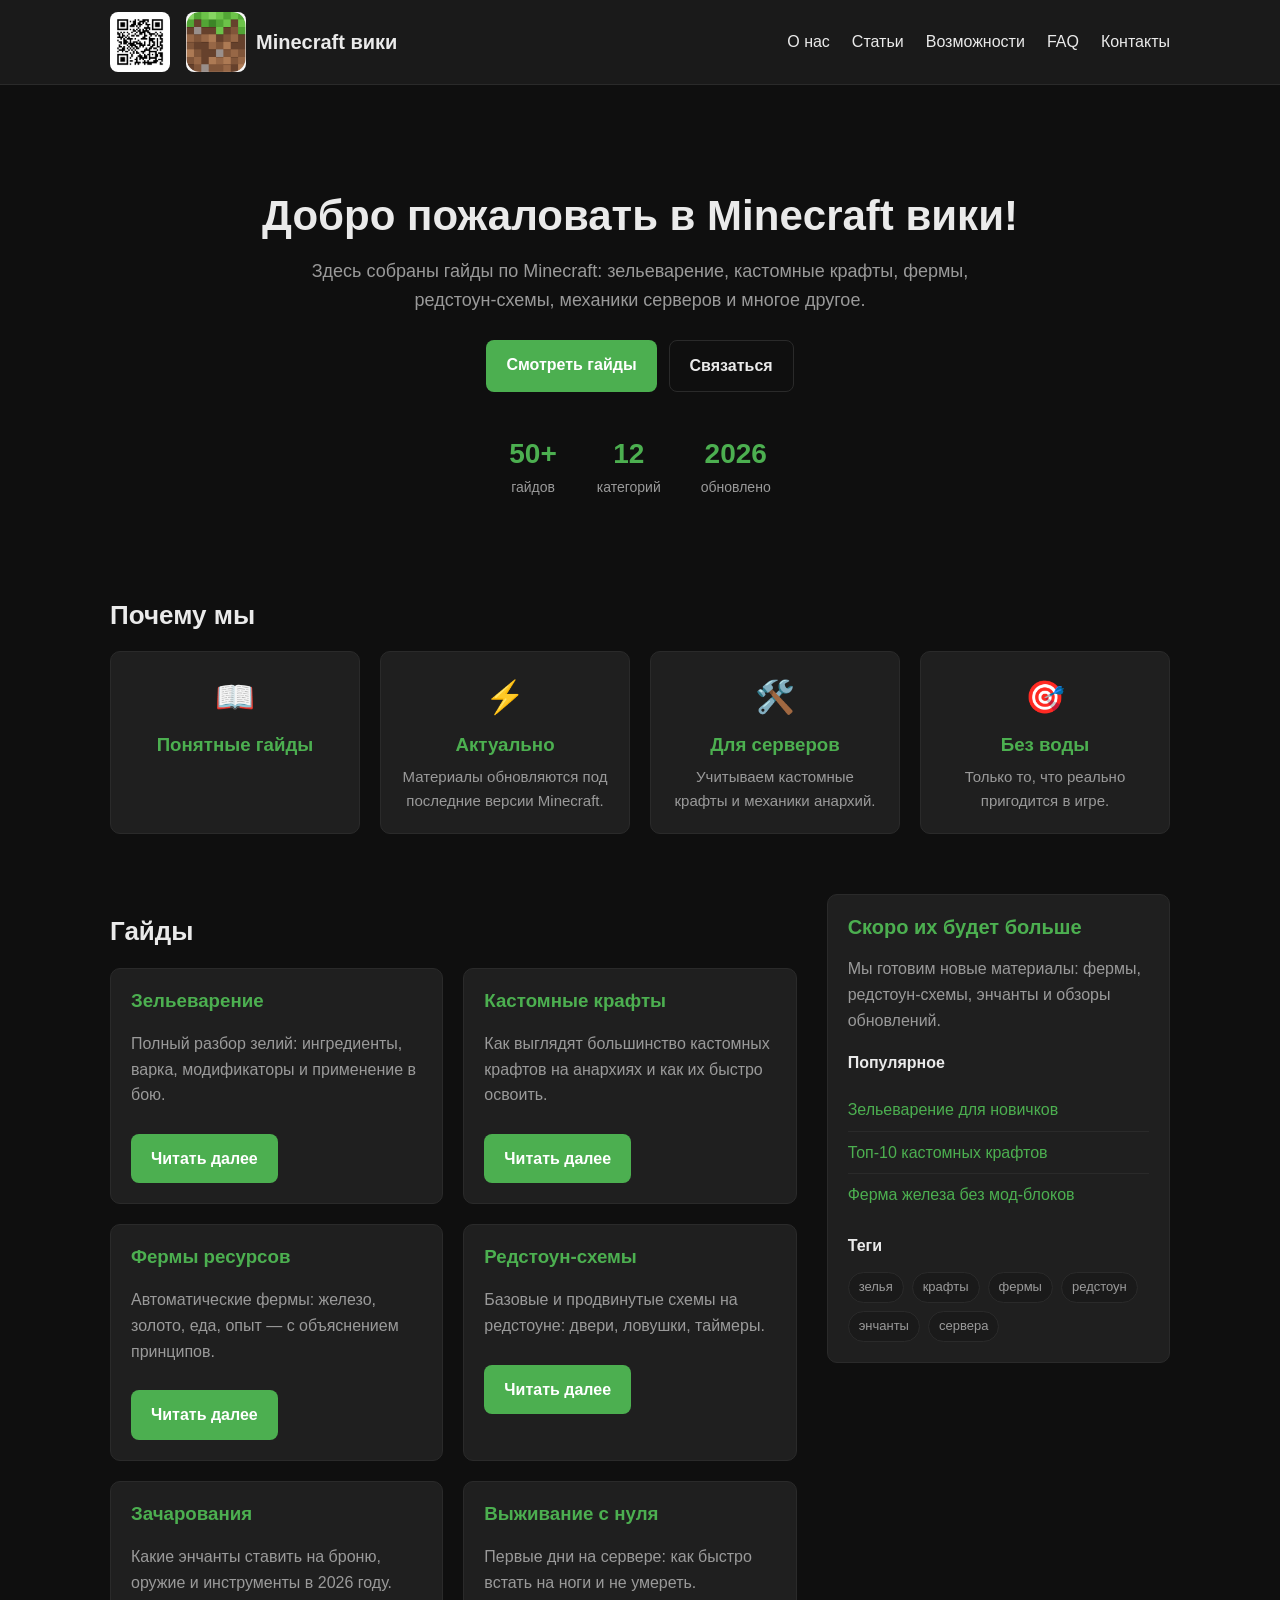
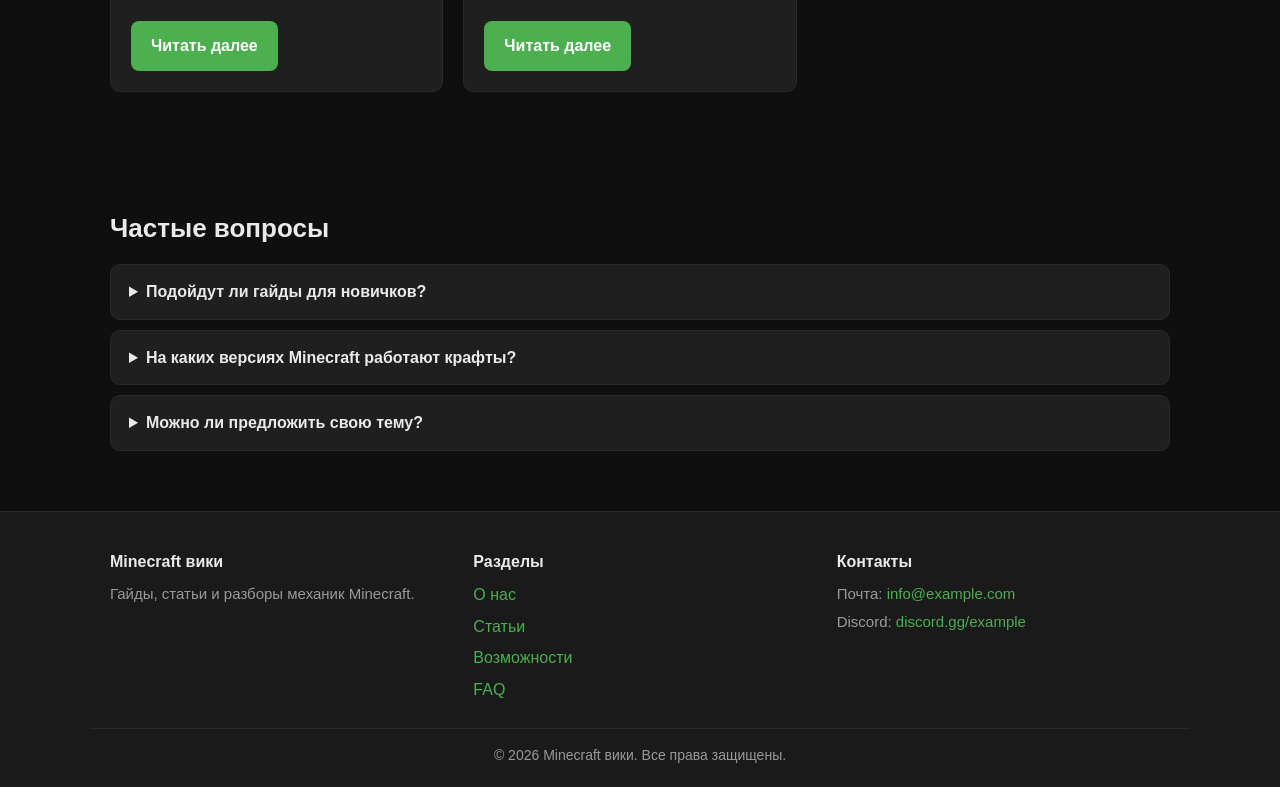
<file: index.html>
<!DOCTYPE html>
<html lang="ru">
<head>
    <meta charset="UTF-8">
    <meta name="viewport" content="width=device-width, initial-scale=1.0">
    <meta name="description" content="Minecraft вики — гайды по зельеварению, кастомным крафтам, фермам и другим механикам Minecraft.">
    <meta name="theme-color" content="#0f0f0f">
    <title>Minecraft вики — гайды и статьи</title>

    <!-- Favicon: SVG-кубик Minecraft прямо в коде, отдельный файл не нужен -->
    <link rel="icon" href="data:image/svg+xml,<svg xmlns='http://www.w3.org/2000/svg' viewBox='0 0 32 32'><rect width='32' height='32' fill='%230f0f0f'/><rect x='4' y='4' width='24' height='24' fill='%234caf50'/><rect x='8' y='8' width='6' height='6' fill='%232e7d32'/><rect x='18' y='8' width='6' height='6' fill='%232e7d32'/><rect x='8' y='18' width='6' height='6' fill='%232e7d32'/><rect x='18' y='18' width='6' height='6' fill='%232e7d32'/></svg>">

    <link rel="stylesheet" href="style.css">
</head>
<body>

    <!-- Шапка сайта -->
    <header class="site-header">
        <div class="container header-inner">

            <!-- QR-код слева -->
            <div class="qr-left">
                <img src="img/qr.png" alt="QR-код Minecraft вики" width="60" height="60">
            </div>

            <a href="index.html" class="logo">
                <img src="img/1.png" alt="Логотип Minecraft вики" width="60" height="60">
                <span class="logo-text">Minecraft вики</span>
            </a>

            <!-- Кнопка бургер-меню (видна только на мобильных) -->
            <button class="burger" aria-label="Открыть меню" aria-expanded="false">
                <span></span>
                <span></span>
                <span></span>
            </button>

            <nav class="main-nav" aria-label="Основная навигация">
                <ul>
                    <li><a href="#about">О нас</a></li>
                    <li><a href="#guides">Статьи</a></li>
                    <li><a href="#features">Возможности</a></li>
                    <li><a href="#faq">FAQ</a></li>
                    <li><a href="#contacts">Контакты</a></li>
                </ul>
            </nav>
        </div>
    </header>

    <!-- Основной контент -->
    <main class="container">

        <!-- Hero-блок -->
        <section class="hero" id="about">
            <h1>Добро пожаловать в Minecraft вики!</h1>
            <p>Здесь собраны гайды по Minecraft: зельеварение, кастомные крафты, фермы, редстоун-схемы, механики серверов и многое другое.</p>

            <div class="hero-actions">
                <a class="btn btn-primary" href="#guides">Смотреть гайды</a>
                <a class="btn btn-outline" href="#contacts">Связаться</a>
            </div>

            <div class="hero-stats">
                <div class="stat">
                    <strong>50+</strong>
                    <span>гайдов</span>
                </div>
                <div class="stat">
                    <strong>12</strong>
                    <span>категорий</span>
                </div>
                <div class="stat">
                    <strong>2026</strong>
                    <span>обновлено</span>
                </div>
            </div>
        </section>

        <!-- Преимущества -->
        <section class="features" id="features">
            <h2>Почему мы</h2>
            <div class="features-grid">
                <div class="feature">
                    <div class="feature-icon">📖</div>
                    <h3>Понятные гайды</h3>
                </div>
                <div class="feature">
                    <div class="feature-icon">⚡</div>
                    <h3>Актуально</h3>
                    <p>Материалы обновляются под последние версии Minecraft.</p>
                </div>
                <div class="feature">
                    <div class="feature-icon">🛠️</div>
                    <h3>Для серверов</h3>
                    <p>Учитываем кастомные крафты и механики анархий.</p>
                </div>
                <div class="feature">
                    <div class="feature-icon">🎯</div>
                    <h3>Без воды</h3>
                    <p>Только то, что реально пригодится в игре.</p>
                </div>
            </div>
        </section>

        <!-- Гайды + боковая панель -->
        <div class="content-layout">

            <section class="guides" id="guides">
                <h2>Гайды</h2>

                <div class="cards">
                    <article class="card">
                        <h3>Зельеварение</h3>
                        <p>Полный разбор зелий: ингредиенты, варка, модификаторы и применение в бою.</p>
                        <a class="btn" href="zelya.html">Читать далее</a>
                    </article>

                    <article class="card">
                        <h3>Кастомные крафты</h3>
                        <p>Как выглядят большинство кастомных крафтов на анархиях и как их быстро освоить.</p>
                        <a class="btn" href="#">Читать далее</a>
                    </article>

                    <article class="card">
                        <h3>Фермы ресурсов</h3>
                        <p>Автоматические фермы: железо, золото, еда, опыт — с объяснением принципов.</p>
                        <a class="btn" href="#">Читать далее</a>
                    </article>

                    <article class="card">
                        <h3>Редстоун-схемы</h3>
                        <p>Базовые и продвинутые схемы на редстоуне: двери, ловушки, таймеры.</p>
                        <a class="btn" href="#">Читать далее</a>
                    </article>

                    <article class="card">
                        <h3>Зачарования</h3>
                        <p>Какие энчанты ставить на броню, оружие и инструменты в 2026 году.</p>
                        <a class="btn" href="#">Читать далее</a>
                    </article>

                    <article class="card">
                        <h3>Выживание с нуля</h3>
                        <p>Первые дни на сервере: как быстро встать на ноги и не умереть.</p>
                        <a class="btn" href="#">Читать далее</a>
                    </article>
                </div>
            </section>

            <aside class="sidebar">
                <h2>Скоро их будет больше</h2>
                <p>Мы готовим новые материалы: фермы, редстоун-схемы, энчанты и обзоры обновлений.</p>

                <h3>Популярное</h3>
                <ul class="sidebar-list">
                    <li><a href="zelya.html">Зельеварение для новичков</a></li>
                    <li><a href="#">Топ-10 кастомных крафтов</a></li>
                    <li><a href="#">Ферма железа без мод-блоков</a></li>
                </ul>

                <h3>Теги</h3>
                <div class="tags">
                    <span class="tag">зелья</span>
                    <span class="tag">крафты</span>
                    <span class="tag">фермы</span>
                    <span class="tag">редстоун</span>
                    <span class="tag">энчанты</span>
                    <span class="tag">сервера</span>
                </div>
            </aside>

        </div>

        <!-- FAQ -->
        <section class="faq" id="faq">
            <h2>Частые вопросы</h2>

            <details>
                <summary>Подойдут ли гайды для новичков?</summary>
                <p>Да, большинство материалов рассчитано на игроков с нуля. Мы объясняем каждый шаг.</p>
            </details>

            <details>
                <summary>На каких версиях Minecraft работают крафты?</summary>
                <p>Мы указываем версию в каждой статье. Основная часть — 1.20+ и кастомные серверные механики.</p>
            </details>

            <details>
                <summary>Можно ли предложить свою тему?</summary>
                <p>Конечно! Напишите нам на почту — мы добавим интересные темы в план.</p>
            </details>
        </section>

    </main>

    <!-- Подвал -->
    <footer class="site-footer" id="contacts">
        <div class="container footer-inner">

            <div class="footer-col">
                <h2>Minecraft вики</h2>
                <p>Гайды, статьи и разборы механик Minecraft.</p>
            </div>

            <div class="footer-col">
                <h3>Разделы</h3>
                <ul>
                    <li><a href="#about">О нас</a></li>
                    <li><a href="#guides">Статьи</a></li>
                    <li><a href="#features">Возможности</a></li>
                    <li><a href="#faq">FAQ</a></li>
                </ul>
            </div>

            <div class="footer-col">
                <h3>Контакты</h3>
                <p>Почта: <a href="mailto:info@example.com">info@example.com</a></p>
                <p>Discord: <a href="#">discord.gg/example</a></p>
            </div>

        </div>

        <div class="container copyright">
            <p>&copy; 2026 Minecraft вики. Все права защищены.</p>
        </div>
    </footer>

    <!-- Скрипт для бургер-меню -->
    <script>
        const burger = document.querySelector('.burger');
        const nav = document.querySelector('.main-nav');

        burger.addEventListener('click', () => {
            const isOpen = nav.classList.toggle('open');
            burger.classList.toggle('active', isOpen);
            burger.setAttribute('aria-expanded', isOpen);
        });

        nav.querySelectorAll('a').forEach(link => {
            link.addEventListener('click', () => {
                nav.classList.remove('open');
                burger.classList.remove('active');
                burger.setAttribute('aria-expanded', false);
            });
        });
    </script>

</body>
</html>
</file>
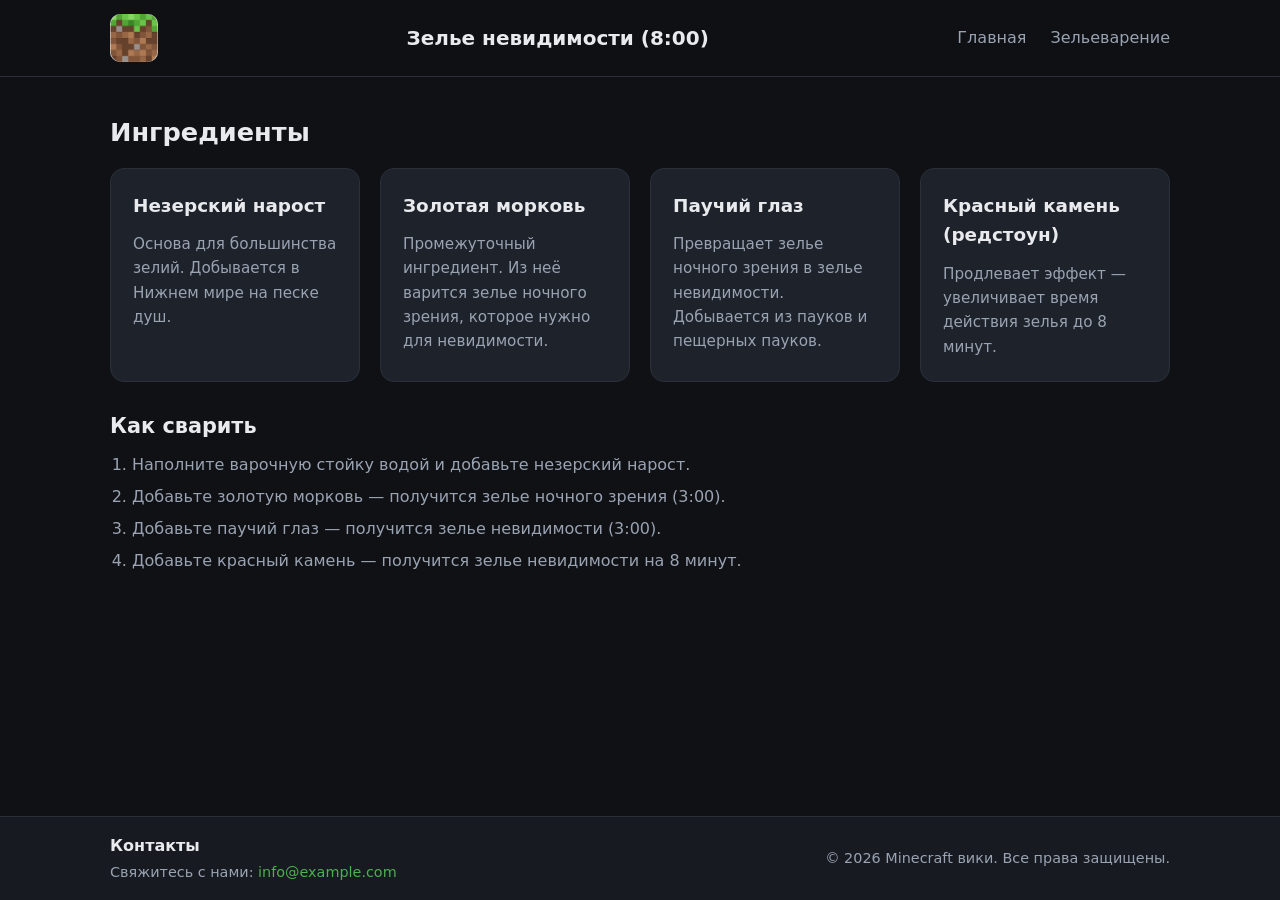
<file: inviz.html>
<!DOCTYPE html>
<html lang="ru">
<head>
    <meta charset="UTF-8">
    <meta name="viewport" content="width=device-width, initial-scale=1.0">
    <meta name="description" content="Зелье невидимости в Minecraft: ингредиенты и рецепт варки на 8 минут.">
    <title>Зелье невидимости — Minecraft вики</title>
    <link rel="stylesheet" href="style6.css">
    <link rel="icon" href="favicon.ico" type="image/x-icon">
</head>
<body>

    <!-- Шапка сайта -->
    <header class="site-header">
        <div class="container header-inner">
            <a href="index.html" class="logo">
                <img src="img/1.png" alt="Логотип Minecraft вики" width="60" height="60">
            </a>

            <h1 class="page-title">Зелье невидимости (8:00)</h1>

            <nav class="main-nav" aria-label="Основная навигация">
                <ul>
                    <li><a href="index.html">Главная</a></li>
                    <li><a href="zelya.html">Зельеварение</a></li>
                </ul>
            </nav>
        </div>
    </header>

    <!-- Основной контент -->
    <main class="container">

        <div class="content-layout">

            <section class="guides">
                <h2>Ингредиенты</h2>

                <div class="cards">
                    <article class="card">
                        <h3>Незерский нарост</h3>
                        <p>Основа для большинства зелий. Добывается в Нижнем мире на песке душ.</p>
                    </article>

                    <article class="card">
                        <h3>Золотая морковь</h3>
                        <p>Промежуточный ингредиент. Из неё варится зелье ночного зрения, которое нужно для невидимости.</p>
                    </article>

                    <article class="card">
                        <h3>Паучий глаз</h3>
                        <p>Превращает зелье ночного зрения в зелье невидимости. Добывается из пауков и пещерных пауков.</p>
                    </article>

                    <article class="card">
                        <h3>Красный камень (редстоун)</h3>
                        <p>Продлевает эффект — увеличивает время действия зелья до 8 минут.</p>
                    </article>
                </div>

                <section class="steps">
                    <h2>Как сварить</h2>
                    <ol>
                        <li>Наполните варочную стойку водой и добавьте незерский нарост.</li>
                        <li>Добавьте золотую морковь — получится зелье ночного зрения (3:00).</li>
                        <li>Добавьте паучий глаз — получится зелье невидимости (3:00).</li>
                        <li>Добавьте красный камень — получится зелье невидимости на 8 минут.</li>
                    </ol>
                </section>
            </section>
        </div>
    </main>

    <!-- Подвал -->
    <footer class="site-footer" id="contacts">
        <div class="container footer-inner">
            <div>
                <h2>Контакты</h2>
                <p>Свяжитесь с нами: <a href="mailto:info@example.com">info@example.com</a></p>
            </div>
            <p class="copyright">&copy; 2026 Minecraft вики. Все права защищены.</p>
        </div>
    </footer>

</body>
</html>
</file>
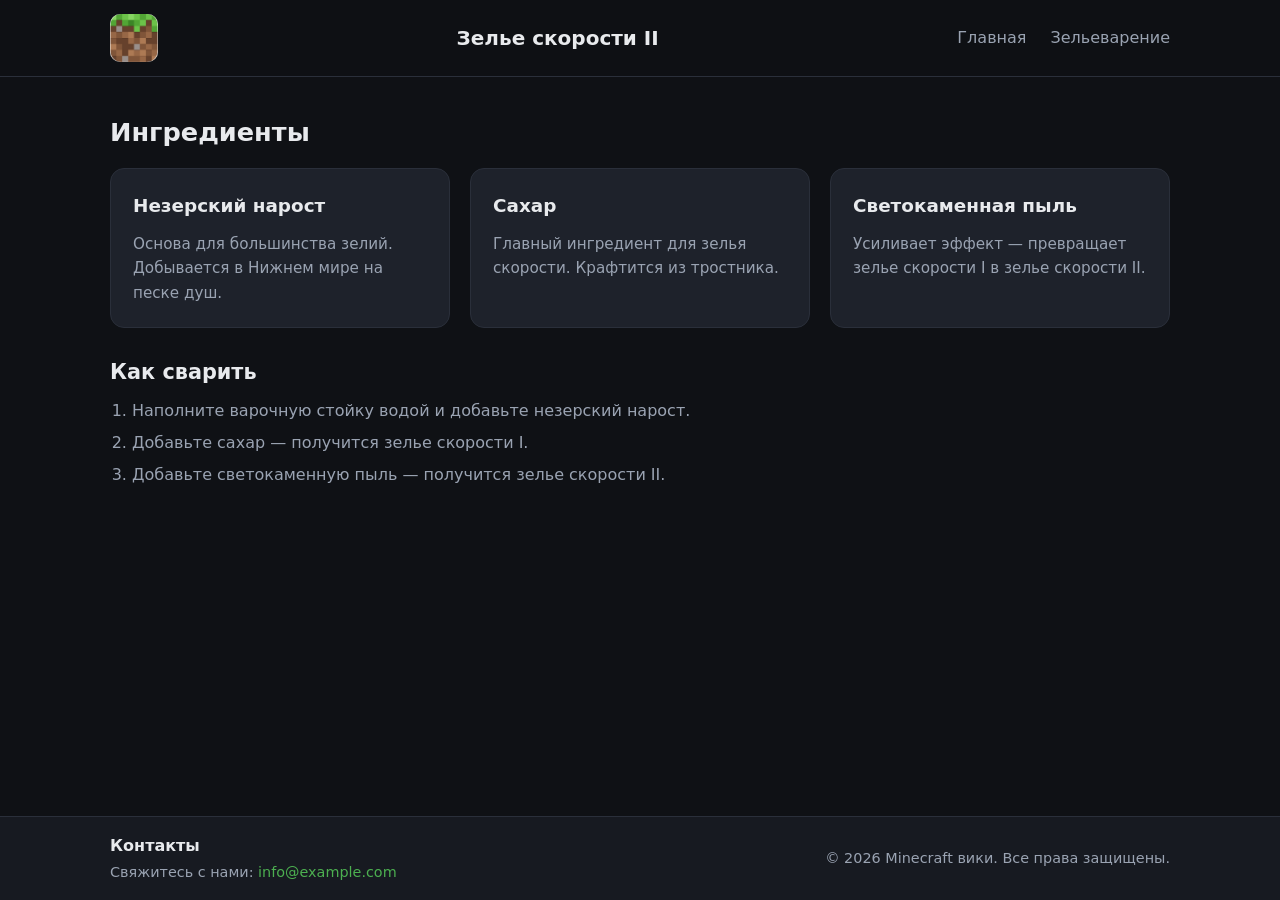
<file: nochn.html>
<!DOCTYPE html>
<html lang="ru">
<head>
    <meta charset="UTF-8">
    <meta name="viewport" content="width=device-width, initial-scale=1.0">
    <meta name="description" content="Зелье скорости II в Minecraft: ингредиенты и рецепт варки.">
    <title>Зелье скорости II — Minecraft вики</title>
    <link rel="stylesheet" href="style5.css">
    <link rel="icon" href="favicon.ico" type="image/x-icon">
</head>
<body>

    <!-- Шапка сайта -->
    <header class="site-header">
        <div class="container header-inner">
            <a href="index.html" class="logo">
                <img src="img/1.png" alt="Логотип Minecraft вики" width="60" height="60">
            </a>

            <h1 class="page-title">Зелье скорости II</h1>

            <nav class="main-nav" aria-label="Основная навигация">
                <ul>
                    <li><a href="index.html">Главная</a></li>
                    <li><a href="zelya.html">Зельеварение</a></li>
                </ul>
            </nav>
        </div>
    </header>

    <!-- Основной контент -->
    <main class="container">

        <div class="content-layout">

            <section class="guides">
                <h2>Ингредиенты</h2>

                <div class="cards">
                    <article class="card">
                        <h3>Незерский нарост</h3>
                        <p>Основа для большинства зелий. Добывается в Нижнем мире на песке душ.</p>
                    </article>

                    <article class="card">
                        <h3>Сахар</h3>
                        <p>Главный ингредиент для зелья скорости. Крафтится из тростника.</p>
                    </article>

                    <article class="card">
                        <h3>Светокаменная пыль</h3>
                        <p>Усиливает эффект — превращает зелье скорости I в зелье скорости II.</p>
                    </article>
                </div>

                <section class="steps">
                    <h2>Как сварить</h2>
                    <ol>
                        <li>Наполните варочную стойку водой и добавьте незерский нарост.</li>
                        <li>Добавьте сахар — получится зелье скорости I.</li>
                        <li>Добавьте светокаменную пыль — получится зелье скорости II.</li>
                    </ol>
                </section>
            </section>
        </div>
    </main>

    <!-- Подвал -->
    <footer class="site-footer" id="contacts">
        <div class="container footer-inner">
            <div>
                <h2>Контакты</h2>
                <p>Свяжитесь с нами: <a href="mailto:info@example.com">info@example.com</a></p>
            </div>
            <p class="copyright">&copy; 2026 Minecraft вики. Все права защищены.</p>
        </div>
    </footer>

</body>
</html>
</file>
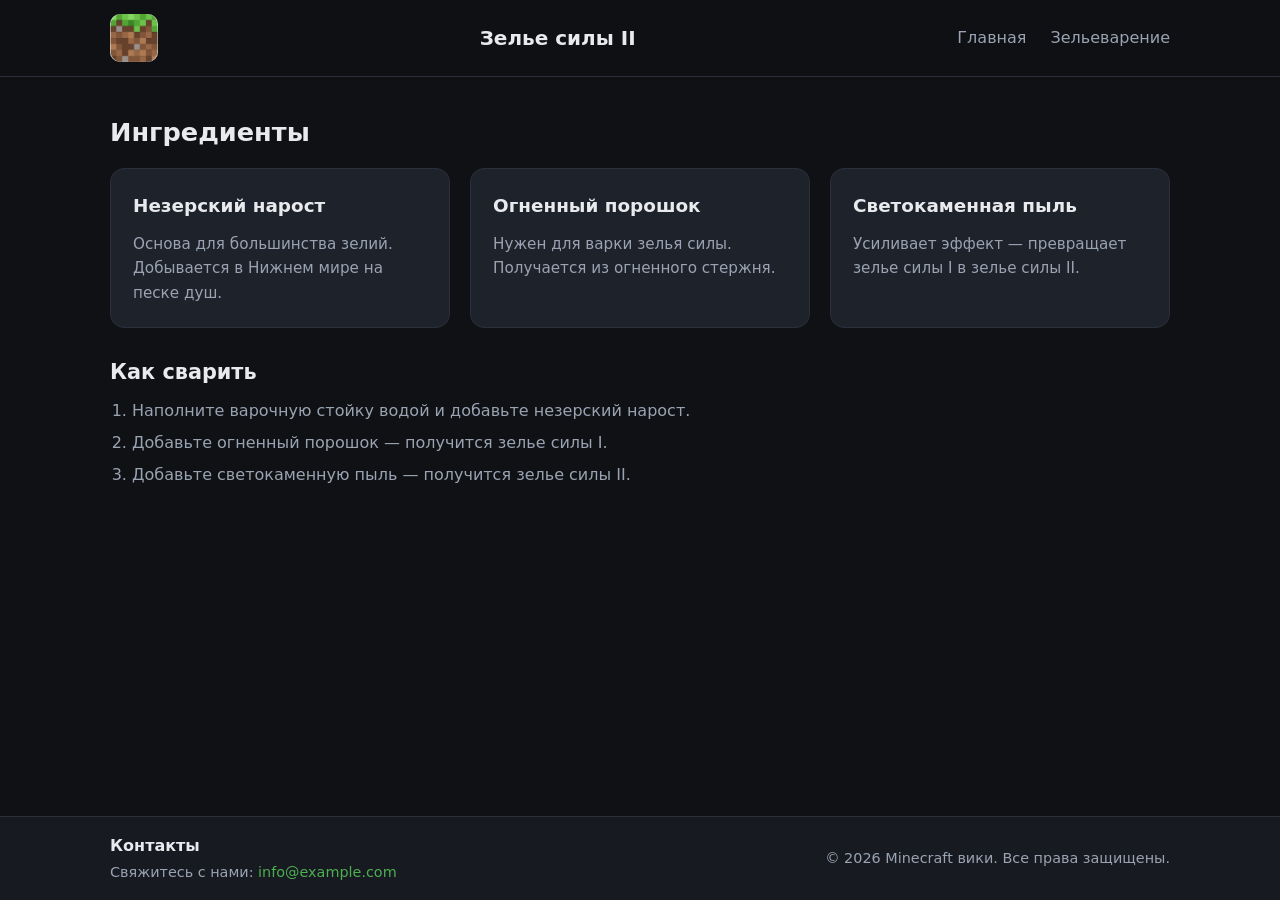
<file: sila.html>
<!DOCTYPE html>
<html lang="ru">
<head>
    <meta charset="UTF-8">
    <meta name="viewport" content="width=device-width, initial-scale=1.0">
    <meta name="description" content="Зелье силы II в Minecraft: ингредиенты и рецепт варки.">
    <title>Зелье силы II — Minecraft вики</title>
    <link rel="stylesheet" href="style3.css">
    <link rel="icon" href="favicon.ico" type="image/x-icon">
</head>
<body>

    <!-- Шапка сайта -->
    <header class="site-header">
        <div class="container header-inner">
            <a href="index.html" class="logo">
                <img src="img/1.png" alt="Логотип Minecraft вики" width="60" height="60">
            </a>

            <h1 class="page-title">Зелье силы II</h1>

            <nav class="main-nav" aria-label="Основная навигация">
                <ul>
                    <li><a href="index.html">Главная</a></li>
                    <li><a href="zelya.html">Зельеварение</a></li>
                </ul>
            </nav>
        </div>
    </header>

    <!-- Основной контент -->
    <main class="container">

        <div class="content-layout">

            <section class="guides">
                <h2>Ингредиенты</h2>

                <div class="cards">
                    <article class="card">
                        <h3>Незерский нарост</h3>
                        <p>Основа для большинства зелий. Добывается в Нижнем мире на песке душ.</p>
                    </article>

                    <article class="card">
                        <h3>Огненный порошок</h3>
                        <p>Нужен для варки зелья силы. Получается из огненного стержня.</p>
                    </article>

                    <article class="card">
                        <h3>Светокаменная пыль</h3>
                        <p>Усиливает эффект — превращает зелье силы I в зелье силы II.</p>
                    </article>
                </div>

                <section class="steps">
                    <h2>Как сварить</h2>
                    <ol>
                        <li>Наполните варочную стойку водой и добавьте незерский нарост.</li>
                        <li>Добавьте огненный порошок — получится зелье силы I.</li>
                        <li>Добавьте светокаменную пыль — получится зелье силы II.</li>
                    </ol>
                </section>
            </section>


        </div>
    </main>

    <!-- Подвал -->
    <footer class="site-footer" id="contacts">
        <div class="container footer-inner">
            <div>
                <h2>Контакты</h2>
                <p>Свяжитесь с нами: <a href="mailto:info@example.com">info@example.com</a></p>
            </div>
            <p class="copyright">&copy; 2026 Minecraft вики. Все права защищены.</p>
        </div>
    </footer>

</body>
</html>
</file>
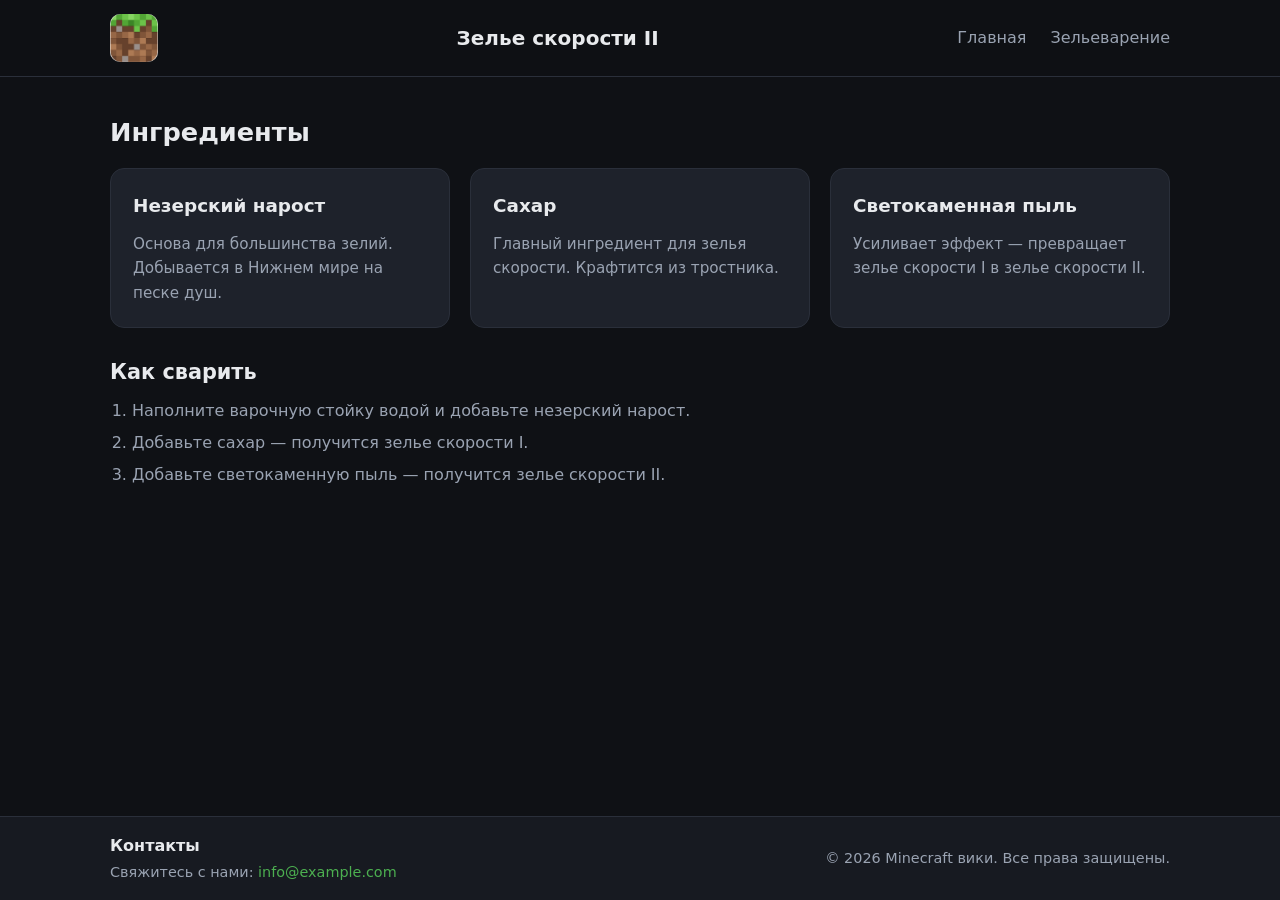
<file: skorka.html>
<!DOCTYPE html>
<html lang="ru">
<head>
    <meta charset="UTF-8">
    <meta name="viewport" content="width=device-width, initial-scale=1.0">
    <meta name="description" content="Зелье скорости II в Minecraft: ингредиенты и рецепт варки.">
    <title>Зелье скорости II — Minecraft вики</title>
    <link rel="stylesheet" href="style4.css">
    <link rel="icon" href="favicon.ico" type="image/x-icon">
</head>
<body>

    <!-- Шапка сайта -->
    <header class="site-header">
        <div class="container header-inner">
            <a href="index.html" class="logo">
                <img src="img/1.png" alt="Логотип Minecraft вики" width="60" height="60">
            </a>

            <h1 class="page-title">Зелье скорости II</h1>

            <nav class="main-nav" aria-label="Основная навигация">
                <ul>
                    <li><a href="index.html">Главная</a></li>
                    <li><a href="zelya.html">Зельеварение</a></li>
                </ul>
            </nav>
        </div>
    </header>

    <!-- Основной контент -->
    <main class="container">

        <div class="content-layout">

            <section class="guides">
                <h2>Ингредиенты</h2>

                <div class="cards">
                    <article class="card">
                        <h3>Незерский нарост</h3>
                        <p>Основа для большинства зелий. Добывается в Нижнем мире на песке душ.</p>
                    </article>

                    <article class="card">
                        <h3>Сахар</h3>
                        <p>Главный ингредиент для зелья скорости. Крафтится из тростника.</p>
                    </article>

                    <article class="card">
                        <h3>Светокаменная пыль</h3>
                        <p>Усиливает эффект — превращает зелье скорости I в зелье скорости II.</p>
                    </article>
                </div>

                <section class="steps">
                    <h2>Как сварить</h2>
                    <ol>
                        <li>Наполните варочную стойку водой и добавьте незерский нарост.</li>
                        <li>Добавьте сахар — получится зелье скорости I.</li>
                        <li>Добавьте светокаменную пыль — получится зелье скорости II.</li>
                    </ol>
                </section>
            </section>
        </div>
    </main>

    <!-- Подвал -->
    <footer class="site-footer" id="contacts">
        <div class="container footer-inner">
            <div>
                <h2>Контакты</h2>
                <p>Свяжитесь с нами: <a href="mailto:info@example.com">info@example.com</a></p>
            </div>
            <p class="copyright">&copy; 2026 Minecraft вики. Все права защищены.</p>
        </div>
    </footer>

</body>
</html>
</file>
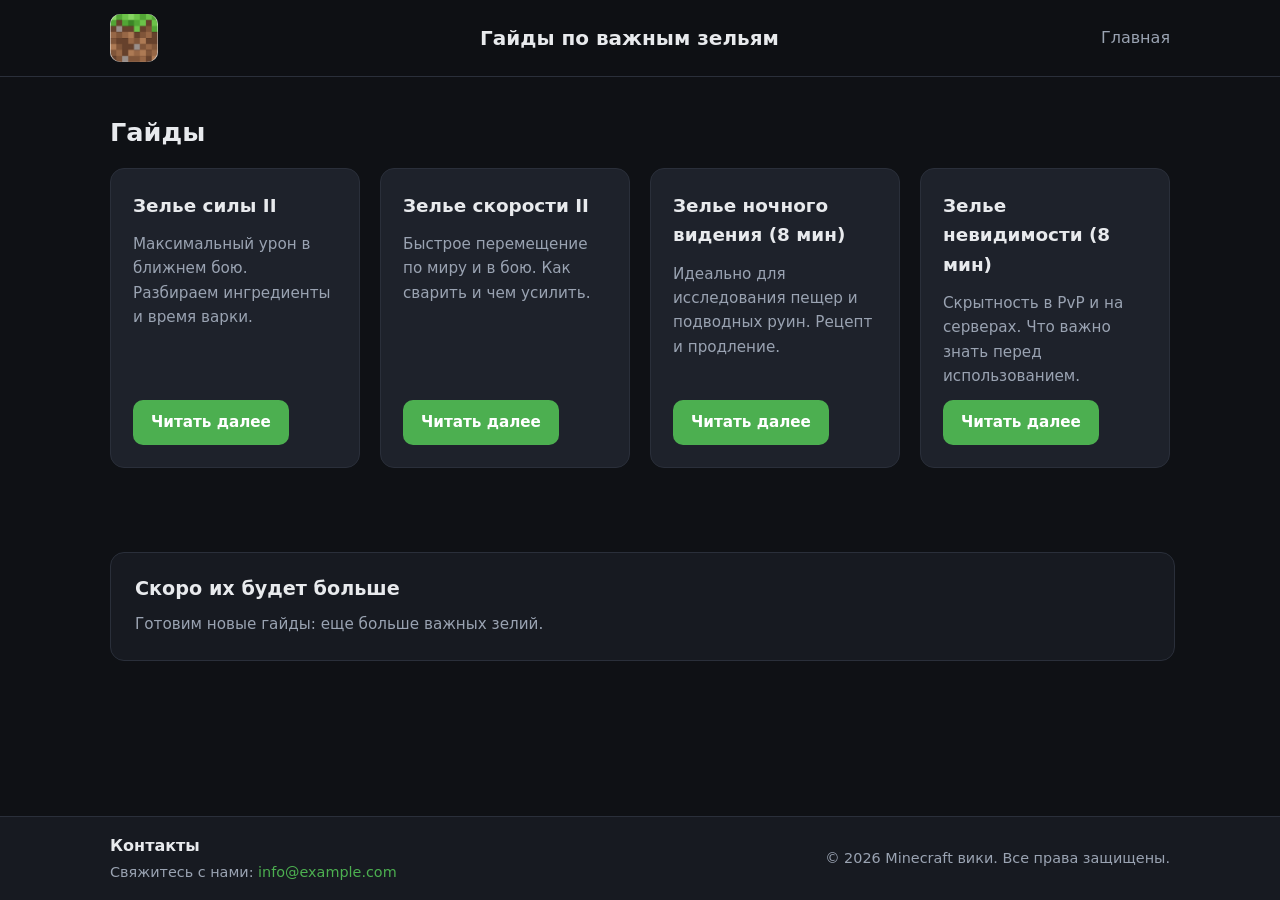
<file: zelya.html>
<!DOCTYPE html>
<html lang="ru">
<head>
    <meta charset="UTF-8">
    <meta name="viewport" content="width=device-width, initial-scale=1.0">
    <meta name="description" content="Гайды по зельям в Minecraft: сила, скорость, ночное видение, невидимость.">
    <title>Гайды по важным зельям — Minecraft вики</title>
    <link rel="stylesheet" href="style2.css">
    <link rel="icon" href="favicon.ico" type="image/x-icon">
</head>
<body>

    <!-- Шапка сайта -->
    <header class="site-header">
        <div class="container header-inner">
            <a href="index.html" class="logo">
                <img src="img/1.png" alt="Логотип Minecraft вики" width="60" height="60">
            </a>

            <h1 class="page-title">Гайды по важным зельям</h1>

            <nav class="main-nav" aria-label="Основная навигация">
                <ul>
                    <li><a href="index.html">Главная</a></li>
                </ul>
            </nav>
        </div>
    </header>

    <!-- Основной контент -->
    <main class="container">

        <!-- Раздел с гайдами + боковая панель -->
        <div class="content-layout">

            <section class="guides">
                <h2>Гайды</h2>

                <div class="cards">
                    <article class="card">
                        <h3>Зелье силы II</h3>
                        <p>Максимальный урон в ближнем бою. Разбираем ингредиенты и время варки.</p>
                        <a class="btn" href="sila.html">Читать далее</a>
                    </article>

                    <article class="card">
                        <h3>Зелье скорости II</h3>
                        <p>Быстрое перемещение по миру и в бою. Как сварить и чем усилить.</p>
                        <a class="btn" href="skorka.html">Читать далее</a>
                    </article>

                    <article class="card">
                        <h3>Зелье ночного видения (8 мин)</h3>
                        <p>Идеально для исследования пещер и подводных руин. Рецепт и продление.</p>
                        <a class="btn" href="nochn.html">Читать далее</a>
                    </article>

                    <article class="card">
                        <h3>Зелье невидимости (8 мин)</h3>
                        <p>Скрытность в PvP и на серверах. Что важно знать перед использованием.</p>
                        <a class="btn" href="inviz.html">Читать далее</a>
                    </article>
                </div>
            </section>

            <aside class="sidebar">
                <h2>Скоро их будет больше</h2>
                <p>Готовим новые гайды: еще больше важных зелий.</p>
            </aside>

        </div>
    </main>

    <!-- Подвал -->
    <footer class="site-footer" id="contacts">
        <div class="container footer-inner">
            <div>
                <h2>Контакты</h2>
                <p>Свяжитесь с нами: <a href="mailto:info@example.com">info@example.com</a></p>
            </div>
            <p class="copyright">&copy; 2026 Minecraft вики. Все права защищены.</p>
        </div>
    </footer>

</body>
</html>
</file>
<file: style.css>
/* ===== Базовые сбросы и переменные ===== */
* {
    box-sizing: border-box;
}

:root {
    --bg: #0f0f0f;
    --bg-soft: #1a1a1a;
    --bg-card: #1f1f1f;
    --text: #eaeaea;
    --muted: #9a9a9a;
    --accent: #4caf50;
    --accent-hover: #66bb6a;
    --border: #2a2a2a;
    --radius: 10px;
}

html {
    scroll-behavior: smooth;
}

html, body {
    margin: 0;
    padding: 0;
}

body {
    font-family: 'Segoe UI', Arial, sans-serif;
    background-color: var(--bg);
    color: var(--text);
    line-height: 1.6;
}

a {
    color: var(--accent);
    text-decoration: none;
}

a:hover {
    color: var(--accent-hover);
}

img {
    max-width: 100%;
    display: block;
}

h1, h2, h3 {
    line-height: 1.25;
}

/* ===== Контейнер ===== */
.container {
    max-width: 1100px;
    margin: 0 auto;
    padding: 0 20px;
}

/* ===== Шапка ===== */
.site-header {
    background-color: var(--bg-soft);
    border-bottom: 1px solid var(--border);
    position: sticky;
    top: 0;
    z-index: 100;
}

.header-inner {
    display: flex;
    align-items: center;
    gap: 16px;
    padding: 12px 20px;
}

.qr-left img {
    width: 60px;
    height: 60px;
    background: #fff;
    padding: 4px;
    border-radius: 8px;
}

.logo {
    display: flex;
    align-items: center;
    gap: 10px;
    color: var(--text);
    font-weight: bold;
    font-size: 20px;
}

.logo img {
    width: 60px;
    height: 60px;
    border-radius: 8px;
}

.logo-text {
    color: var(--text);
    white-space: nowrap;
}

.main-nav {
    margin-left: auto;
}

.main-nav ul {
    list-style: none;
    display: flex;
    gap: 22px;
    margin: 0;
    padding: 0;
}

.main-nav a {
    color: var(--text);
    font-weight: 500;
    transition: color 0.2s;
}

.main-nav a:hover {
    color: var(--accent);
}

/* ===== Бургер ===== */
.burger {
    display: none;
    background: transparent;
    border: none;
    cursor: pointer;
    padding: 8px;
    margin-left: auto;
    flex-direction: column;
    gap: 5px;
}

.burger span {
    display: block;
    width: 26px;
    height: 3px;
    background: var(--text);
    border-radius: 2px;
    transition: 0.3s;
}

.burger.active span:nth-child(1) {
    transform: translateY(8px) rotate(45deg);
}

.burger.active span:nth-child(2) {
    opacity: 0;
}

.burger.active span:nth-child(3) {
    transform: translateY(-8px) rotate(-45deg);
}

/* ===== Hero ===== */
.hero {
    text-align: center;
    padding: 70px 20px 40px;
}

.hero h1 {
    font-size: 42px;
    margin-bottom: 15px;
}

.hero p {
    color: var(--muted);
    max-width: 700px;
    margin: 0 auto 25px;
    font-size: 18px;
}

.hero-actions {
    display: flex;
    justify-content: center;
    gap: 12px;
    flex-wrap: wrap;
    margin-bottom: 40px;
}

.hero-stats {
    display: flex;
    justify-content: center;
    gap: 40px;
    flex-wrap: wrap;
}

.stat {
    display: flex;
    flex-direction: column;
    align-items: center;
}

.stat strong {
    font-size: 28px;
    color: var(--accent);
}

.stat span {
    color: var(--muted);
    font-size: 14px;
}

/* ===== Кнопки ===== */
.btn {
    display: inline-block;
    padding: 12px 20px;
    border-radius: 8px;
    font-weight: 600;
    transition: background 0.2s, color 0.2s, border-color 0.2s;
    cursor: pointer;
}

.btn-primary {
    background-color: var(--accent);
    color: #fff;
}

.btn-primary:hover {
    background-color: var(--accent-hover);
    color: #fff;
}

.btn-outline {
    background: transparent;
    color: var(--text);
    border: 1px solid var(--border);
}

.btn-outline:hover {
    border-color: var(--accent);
    color: var(--accent);
}

.card .btn {
    margin-top: 10px;
    background-color: var(--accent);
    color: #fff;
}

.card .btn:hover {
    background-color: var(--accent-hover);
    color: #fff;
}

/* ===== Секции ===== */
section {
    margin-bottom: 60px;
}

section > h2 {
    font-size: 26px;
    margin-bottom: 20px;
}

/* ===== Преимущества ===== */
.features-grid {
    display: grid;
    grid-template-columns: repeat(4, 1fr);
    gap: 20px;
}

.feature {
    background-color: var(--bg-card);
    border: 1px solid var(--border);
    border-radius: var(--radius);
    padding: 20px;
    text-align: center;
}

.feature-icon {
    font-size: 32px;
    margin-bottom: 10px;
}

.feature h3 {
    margin: 0 0 8px;
    color: var(--accent);
}

.feature p {
    margin: 0;
    color: var(--muted);
    font-size: 15px;
}

/* ===== Layout ===== */
.content-layout {
    display: grid;
    grid-template-columns: 2fr 1fr;
    gap: 30px;
    margin-bottom: 60px;
}

/* ===== Карточки ===== */
.guides h2 {
    margin-bottom: 20px;
}

.cards {
    display: grid;
    grid-template-columns: 1fr 1fr;
    gap: 20px;
}

.card {
    background-color: var(--bg-card);
    border: 1px solid var(--border);
    border-radius: var(--radius);
    padding: 20px;
    transition: transform 0.2s, border-color 0.2s;
}

.card:hover {
    transform: translateY(-4px);
    border-color: var(--accent);
}

.card h3 {
    margin-top: 0;
    color: var(--accent);
}

.card p {
    color: var(--muted);
}

/* ===== Сайдбар ===== */
.sidebar {
    background-color: var(--bg-card);
    border: 1px solid var(--border);
    border-radius: var(--radius);
    padding: 20px;
    height: fit-content;
}

.sidebar h2 {
    margin-top: 0;
    font-size: 20px;
    color: var(--accent);
}

.sidebar h3 {
    font-size: 16px;
    margin-top: 20px;
}

.sidebar p {
    color: var(--muted);
}

.sidebar-list {
    list-style: none;
    padding: 0;
    margin: 0;
}

.sidebar-list li {
    padding: 8px 0;
    border-bottom: 1px solid var(--border);
}

.sidebar-list li:last-child {
    border-bottom: none;
}

.tags {
    display: flex;
    flex-wrap: wrap;
    gap: 8px;
}

.tag {
    background-color: var(--bg-soft);
    border: 1px solid var(--border);
    color: var(--muted);
    padding: 4px 10px;
    border-radius: 20px;
    font-size: 13px;
}

/* ===== FAQ ===== */
.faq details {
    background-color: var(--bg-card);
    border: 1px solid var(--border);
    border-radius: var(--radius);
    padding: 14px 18px;
    margin-bottom: 10px;
}

.faq summary {
    cursor: pointer;
    font-weight: 600;
    color: var(--text);
}

.faq details[open] summary {
    color: var(--accent);
    margin-bottom: 8px;
}

.faq p {
    margin: 0;
    color: var(--muted);
}

/* ===== Подвал ===== */
.site-footer {
    background-color: var(--bg-soft);
    border-top: 1px solid var(--border);
    padding: 40px 0 20px;
    margin-top: 40px;
}

.footer-inner {
    display: grid;
    grid-template-columns: 1fr 1fr 1fr;
    gap: 30px;
    margin-bottom: 20px;
}

.footer-col h2,
.footer-col h3 {
    margin: 0 0 10px;
    font-size: 16px;
}

.footer-col p {
    margin: 4px 0;
    color: var(--muted);
    font-size: 15px;
}

.footer-col ul {
    list-style: none;
    padding: 0;
    margin: 0;
}

.footer-col ul li {
    margin-bottom: 6px;
}

.copyright {
    border-top: 1px solid var(--border);
    padding-top: 15px;
    text-align: center;
    color: var(--muted);
    font-size: 14px;
}

.copyright p {
    margin: 0;
}

/* ========================================================= */
/* ================== ПЛАНШЕТЫ (≤ 900px) =================== */
/* ========================================================= */
@media (max-width: 900px) {
    .features-grid {
        grid-template-columns: 1fr 1fr;
    }

    .content-layout {
        grid-template-columns: 1fr;
    }

    .hero h1 {
        font-size: 34px;
    }

    .hero p {
        font-size: 16px;
    }

    .footer-inner {
        grid-template-columns: 1fr 1fr;
    }
}

/* ========================================================= */
/* ================= МОБИЛЬНЫЕ (≤ 700px) =================== */
/* ========================================================= */
@media (max-width: 700px) {

    .container {
        padding: 0 14px;
    }

    .header-inner {
        padding: 10px 14px;
        gap: 10px;
    }

    .qr-left img,
    .logo img {
        width: 40px;
        height: 40px;
    }

    .logo {
        font-size: 16px;
    }

    .burger {
        display: flex;
    }

    .main-nav {
        width: 100%;
        max-height: 0;
        overflow: hidden;
        transition: max-height 0.3s ease;
        margin-left: 0;
    }

    .main-nav.open {
        max-height: 400px;
    }

    .main-nav ul {
        flex-direction: column;
        gap: 0;
        padding: 10px 0 0;
        border-top: 1px solid var(--border);
        margin-top: 10px;
    }

    .main-nav li {
        border-bottom: 1px solid var(--border);
    }

    .main-nav li:last-child {
        border-bottom: none;
    }

    .main-nav a {
        display: block;
        padding: 14px 4px;
        font-size: 16px;
    }

    .hero {
        padding: 40px 10px 30px;
    }

    .hero h1 {
        font-size: 26px;
    }

    .hero p {
        font-size: 15px;
    }

    .hero-stats {
        gap: 25px;
    }

    .stat strong {
        font-size: 22px;
    }

    .features-grid {
        grid-template-columns: 1fr;
    }

    .cards {
        grid-template-columns: 1fr;
    }

    .card {
        padding: 16px;
    }

    .btn {
        display: block;
        width: 100%;
        text-align: center;
        padding: 14px;
        font-size: 16px;
    }

    .hero-actions {
        flex-direction: column;
    }

    .sidebar {
        padding: 16px;
    }

    .faq details {
        padding: 12px 14px;
    }

    .footer-inner {
        grid-template-columns: 1fr;
        text-align: center;
        gap: 20px;
    }

    .site-footer {
        padding: 30px 0 15px;
    }

    .copyright {
        font-size: 13px;
    }
}

/* ========================================================= */
/* ================ ОЧЕНЬ МАЛЫЕ ЭКРАНЫ (≤ 380px) =========== */
/* ========================================================= */
@media (max-width: 380px) {
    .logo-text {
        font-size: 14px;
    }

    .qr-left img,
    .logo img {
        width: 34px;
        height: 34px;
    }

    .hero h1 {
        font-size: 22px;
    }

    .hero p {
        font-size: 14px;
    }
}
</file>
<file: style6.css>
/* ===== Базовые переменные ===== */
:root {
    --bg: #0f1115;
    --bg-soft: #171a21;
    --card: #1e222b;
    --text: #e8eaed;
    --muted: #9aa3b2;
    --accent: #4caf50;
    --accent-hover: #43a047;
    --border: #2a2f3a;
    --radius: 14px;
    --container: 1100px;
}

/* ===== Сброс ===== */
*,
*::before,
*::after {
    box-sizing: border-box;
    margin: 0;
    padding: 0;
}

html {
    scroll-behavior: smooth;
}

/* ===== Каркас страницы: футер всегда внизу ===== */
html,
body {
    height: 100%;
}

body {
    font-family: "Segoe UI", system-ui, -apple-system, Roboto, Arial, sans-serif;
    background: var(--bg);
    color: var(--text);
    line-height: 1.6;
    -webkit-font-smoothing: antialiased;
    display: flex;
    flex-direction: column;
    min-height: 100vh;
}

main {
    flex: 1 0 auto;
}

img {
    max-width: 100%;
    display: block;
}

a {
    color: inherit;
    text-decoration: none;
}

ul {
    list-style: none;
}

/* ===== Контейнер ===== */
.container {
    width: 100%;
    max-width: var(--container);
    margin: 0 auto;
    padding: 0 20px;
}

/* ===== Кнопки ===== */
.btn {
    display: inline-block;
    padding: 10px 18px;
    border-radius: 10px;
    background: var(--accent);
    color: #fff;
    font-weight: 600;
    font-size: 0.95rem;
    transition: background 0.2s ease, transform 0.15s ease;
    align-self: flex-start;
}

.btn:hover {
    background: var(--accent-hover);
    transform: translateY(-2px);
}

/* ===== Шапка ===== */
.site-header {
    position: sticky;
    top: 0;
    z-index: 100;
    background: rgba(15, 17, 21, 0.85);
    backdrop-filter: blur(10px);
    border-bottom: 1px solid var(--border);
}

.header-inner {
    display: flex;
    align-items: center;
    justify-content: space-between;
    gap: 20px;
    padding: 14px 20px;
}

.logo img {
    width: 48px;
    height: 48px;
    border-radius: 10px;
    object-fit: cover;
}

.page-title {
    font-size: 1.25rem;
    font-weight: 700;
    text-align: center;
    flex: 1;
}

.main-nav ul {
    display: flex;
    gap: 24px;
}

.main-nav a {
    color: var(--muted);
    font-weight: 500;
    transition: color 0.2s ease;
    position: relative;
}

.main-nav a:hover {
    color: var(--text);
}

.main-nav a::after {
    content: "";
    position: absolute;
    left: 0;
    bottom: -6px;
    width: 0;
    height: 2px;
    background: var(--accent);
    transition: width 0.25s ease;
}

.main-nav a:hover::after {
    width: 100%;
}

/* ===== Основная раскладка: контент + сайдбар ===== */
.content-layout {
    display: flex;
    flex-wrap: wrap;
    gap: 32px;
    padding: 40px 0 60px;
    align-items: flex-start;
}

.guides {
    flex: 1 1 600px;
    min-width: 0;
}

.guides h2 {
    font-size: 1.6rem;
    margin-bottom: 20px;
    line-height: 1.2;
}

/* ===== Карточки ===== */
.cards {
    display: grid;
    grid-template-columns: repeat(auto-fit, minmax(240px, 1fr));
    gap: 20px;
}

.card {
    background: var(--card);
    border: 1px solid var(--border);
    border-radius: var(--radius);
    padding: 22px;
    display: flex;
    flex-direction: column;
    gap: 12px;
    transition: transform 0.2s ease, border-color 0.2s ease;
}

.card:hover {
    transform: translateY(-4px);
    border-color: var(--accent);
}

.card h3 {
    font-size: 1.15rem;
}

.card p {
    color: var(--muted);
    font-size: 0.95rem;
    flex-grow: 1;
}

/* ===== Шаги ===== */
.steps {
    margin-top: 32px;
}

.steps h2 {
    font-size: 1.3rem;
    margin-bottom: 14px;
}

.steps ol {
    padding-left: 22px;
    display: flex;
    flex-direction: column;
    gap: 8px;
    color: var(--muted);
}

.steps li {
    line-height: 1.5;
}

/* ===== Боковая панель ===== */
.sidebar {
    flex: 0 0 300px;
    align-self: flex-start;
    background: var(--bg-soft);
    border: 1px solid var(--border);
    border-radius: var(--radius);
    padding: 24px;
    margin-top: 4px; /* опущена на пару пикселей */
}

.sidebar h2 {
    font-size: 1.2rem;
    line-height: 1.2;
    margin-bottom: 12px;
}

.sidebar p {
    color: var(--muted);
    font-size: 0.95rem;
}

/* ===== Подвал ===== */
.site-footer {
    flex-shrink: 0;
    background: var(--bg-soft);
    border-top: 1px solid var(--border);
    padding: 16px 0;
}

.footer-inner {
    display: flex;
    flex-wrap: wrap;
    justify-content: space-between;
    align-items: center;
    gap: 8px;
}

.site-footer h2 {
    font-size: 1rem;
    margin-bottom: 2px;
}

.site-footer p {
    font-size: 0.9rem;
    color: var(--muted);
}

.site-footer a {
    color: var(--accent);
}

.site-footer a:hover {
    text-decoration: underline;
}

.copyright {
    color: var(--muted);
    font-size: 0.85rem;
}

/* ===== Адаптивность ===== */
@media (max-width: 800px) {
    .content-layout {
        flex-direction: column;
    }

    .sidebar {
        flex: 1 1 auto;
        width: 100%;
    }

    .header-inner {
        flex-direction: column;
        gap: 12px;
    }

    .page-title {
        text-align: center;
    }

    .footer-inner {
        flex-direction: column;
        align-items: flex-start;
    }
}
</file>
<file: style5.css>
/* ===== Базовые переменные ===== */
:root {
    --bg: #0f1115;
    --bg-soft: #171a21;
    --card: #1e222b;
    --text: #e8eaed;
    --muted: #9aa3b2;
    --accent: #4caf50;
    --accent-hover: #43a047;
    --border: #2a2f3a;
    --radius: 14px;
    --container: 1100px;
}

/* ===== Сброс ===== */
*,
*::before,
*::after {
    box-sizing: border-box;
    margin: 0;
    padding: 0;
}

html {
    scroll-behavior: smooth;
}

/* ===== Каркас страницы: футер всегда внизу ===== */
html,
body {
    height: 100%;
}

body {
    font-family: "Segoe UI", system-ui, -apple-system, Roboto, Arial, sans-serif;
    background: var(--bg);
    color: var(--text);
    line-height: 1.6;
    -webkit-font-smoothing: antialiased;
    display: flex;
    flex-direction: column;
    min-height: 100vh;
}

main {
    flex: 1 0 auto;
}

img {
    max-width: 100%;
    display: block;
}

a {
    color: inherit;
    text-decoration: none;
}

ul {
    list-style: none;
}

/* ===== Контейнер ===== */
.container {
    width: 100%;
    max-width: var(--container);
    margin: 0 auto;
    padding: 0 20px;
}

/* ===== Кнопки ===== */
.btn {
    display: inline-block;
    padding: 10px 18px;
    border-radius: 10px;
    background: var(--accent);
    color: #fff;
    font-weight: 600;
    font-size: 0.95rem;
    transition: background 0.2s ease, transform 0.15s ease;
    align-self: flex-start;
}

.btn:hover {
    background: var(--accent-hover);
    transform: translateY(-2px);
}

/* ===== Шапка ===== */
.site-header {
    position: sticky;
    top: 0;
    z-index: 100;
    background: rgba(15, 17, 21, 0.85);
    backdrop-filter: blur(10px);
    border-bottom: 1px solid var(--border);
}

.header-inner {
    display: flex;
    align-items: center;
    justify-content: space-between;
    gap: 20px;
    padding: 14px 20px;
}

.logo img {
    width: 48px;
    height: 48px;
    border-radius: 10px;
    object-fit: cover;
}

.page-title {
    font-size: 1.25rem;
    font-weight: 700;
    text-align: center;
    flex: 1;
}

.main-nav ul {
    display: flex;
    gap: 24px;
}

.main-nav a {
    color: var(--muted);
    font-weight: 500;
    transition: color 0.2s ease;
    position: relative;
}

.main-nav a:hover {
    color: var(--text);
}

.main-nav a::after {
    content: "";
    position: absolute;
    left: 0;
    bottom: -6px;
    width: 0;
    height: 2px;
    background: var(--accent);
    transition: width 0.25s ease;
}

.main-nav a:hover::after {
    width: 100%;
}

/* ===== Основная раскладка: контент + сайдбар ===== */
.content-layout {
    display: flex;
    flex-wrap: wrap;
    gap: 32px;
    padding: 40px 0 60px;
    align-items: flex-start;
}

.guides {
    flex: 1 1 600px;
    min-width: 0;
}

.guides h2 {
    font-size: 1.6rem;
    margin-bottom: 20px;
    line-height: 1.2;
}

/* ===== Карточки ===== */
.cards {
    display: grid;
    grid-template-columns: repeat(auto-fit, minmax(240px, 1fr));
    gap: 20px;
}

.card {
    background: var(--card);
    border: 1px solid var(--border);
    border-radius: var(--radius);
    padding: 22px;
    display: flex;
    flex-direction: column;
    gap: 12px;
    transition: transform 0.2s ease, border-color 0.2s ease;
}

.card:hover {
    transform: translateY(-4px);
    border-color: var(--accent);
}

.card h3 {
    font-size: 1.15rem;
}

.card p {
    color: var(--muted);
    font-size: 0.95rem;
    flex-grow: 1;
}

/* ===== Шаги ===== */
.steps {
    margin-top: 32px;
}

.steps h2 {
    font-size: 1.3rem;
    margin-bottom: 14px;
}

.steps ol {
    padding-left: 22px;
    display: flex;
    flex-direction: column;
    gap: 8px;
    color: var(--muted);
}

.steps li {
    line-height: 1.5;
}

/* ===== Боковая панель ===== */
.sidebar {
    flex: 0 0 300px;
    align-self: flex-start;
    background: var(--bg-soft);
    border: 1px solid var(--border);
    border-radius: var(--radius);
    padding: 24px;
    margin-top: 4px; /* опущена на пару пикселей */
}

.sidebar h2 {
    font-size: 1.2rem;
    line-height: 1.2;
    margin-bottom: 12px;
}

.sidebar p {
    color: var(--muted);
    font-size: 0.95rem;
}

/* ===== Подвал ===== */
.site-footer {
    flex-shrink: 0;
    background: var(--bg-soft);
    border-top: 1px solid var(--border);
    padding: 16px 0;
}

.footer-inner {
    display: flex;
    flex-wrap: wrap;
    justify-content: space-between;
    align-items: center;
    gap: 8px;
}

.site-footer h2 {
    font-size: 1rem;
    margin-bottom: 2px;
}

.site-footer p {
    font-size: 0.9rem;
    color: var(--muted);
}

.site-footer a {
    color: var(--accent);
}

.site-footer a:hover {
    text-decoration: underline;
}

.copyright {
    color: var(--muted);
    font-size: 0.85rem;
}

/* ===== Адаптивность ===== */
@media (max-width: 800px) {
    .content-layout {
        flex-direction: column;
    }

    .sidebar {
        flex: 1 1 auto;
        width: 100%;
    }

    .header-inner {
        flex-direction: column;
        gap: 12px;
    }

    .page-title {
        text-align: center;
    }

    .footer-inner {
        flex-direction: column;
        align-items: flex-start;
    }
}
</file>
<file: style3.css>
/* ===== Базовые переменные ===== */
:root {
    --bg: #0f1115;
    --bg-soft: #171a21;
    --card: #1e222b;
    --text: #e8eaed;
    --muted: #9aa3b2;
    --accent: #4caf50;
    --accent-hover: #43a047;
    --border: #2a2f3a;
    --radius: 14px;
    --container: 1100px;
}

/* ===== Сброс ===== */
*,
*::before,
*::after {
    box-sizing: border-box;
    margin: 0;
    padding: 0;
}

html {
    scroll-behavior: smooth;
}

/* ===== Каркас страницы: футер всегда внизу ===== */
html,
body {
    height: 100%;
}

body {
    font-family: "Segoe UI", system-ui, -apple-system, Roboto, Arial, sans-serif;
    background: var(--bg);
    color: var(--text);
    line-height: 1.6;
    -webkit-font-smoothing: antialiased;
    display: flex;
    flex-direction: column;
    min-height: 100vh;
}

main {
    flex: 1 0 auto;
}

img {
    max-width: 100%;
    display: block;
}

a {
    color: inherit;
    text-decoration: none;
}

ul {
    list-style: none;
}

/* ===== Контейнер ===== */
.container {
    width: 100%;
    max-width: var(--container);
    margin: 0 auto;
    padding: 0 20px;
}

/* ===== Кнопки ===== */
.btn {
    display: inline-block;
    padding: 10px 18px;
    border-radius: 10px;
    background: var(--accent);
    color: #fff;
    font-weight: 600;
    font-size: 0.95rem;
    transition: background 0.2s ease, transform 0.15s ease;
    align-self: flex-start;
}

.btn:hover {
    background: var(--accent-hover);
    transform: translateY(-2px);
}

/* ===== Шапка ===== */
.site-header {
    position: sticky;
    top: 0;
    z-index: 100;
    background: rgba(15, 17, 21, 0.85);
    backdrop-filter: blur(10px);
    border-bottom: 1px solid var(--border);
}

.header-inner {
    display: flex;
    align-items: center;
    justify-content: space-between;
    gap: 20px;
    padding: 14px 20px;
}

.logo img {
    width: 48px;
    height: 48px;
    border-radius: 10px;
    object-fit: cover;
}

.page-title {
    font-size: 1.25rem;
    font-weight: 700;
    text-align: center;
    flex: 1;
}

.main-nav ul {
    display: flex;
    gap: 24px;
}

.main-nav a {
    color: var(--muted);
    font-weight: 500;
    transition: color 0.2s ease;
    position: relative;
}

.main-nav a:hover {
    color: var(--text);
}

.main-nav a::after {
    content: "";
    position: absolute;
    left: 0;
    bottom: -6px;
    width: 0;
    height: 2px;
    background: var(--accent);
    transition: width 0.25s ease;
}

.main-nav a:hover::after {
    width: 100%;
}

/* ===== Основная раскладка: контент + сайдбар ===== */
.content-layout {
    display: flex;
    flex-wrap: wrap;
    gap: 32px;
    padding: 40px 0 60px;
    align-items: flex-start;
}

.guides {
    flex: 1 1 600px;
    min-width: 0;
}

.guides h2 {
    font-size: 1.6rem;
    margin-bottom: 20px;
    line-height: 1.2;
}

/* ===== Карточки ===== */
.cards {
    display: grid;
    grid-template-columns: repeat(auto-fit, minmax(240px, 1fr));
    gap: 20px;
}

.card {
    background: var(--card);
    border: 1px solid var(--border);
    border-radius: var(--radius);
    padding: 22px;
    display: flex;
    flex-direction: column;
    gap: 12px;
    transition: transform 0.2s ease, border-color 0.2s ease;
}

.card:hover {
    transform: translateY(-4px);
    border-color: var(--accent);
}

.card h3 {
    font-size: 1.15rem;
}

.card p {
    color: var(--muted);
    font-size: 0.95rem;
    flex-grow: 1;
}

/* ===== Шаги ===== */
.steps {
    margin-top: 32px;
}

.steps h2 {
    font-size: 1.3rem;
    margin-bottom: 14px;
}

.steps ol {
    padding-left: 22px;
    display: flex;
    flex-direction: column;
    gap: 8px;
    color: var(--muted);
}

.steps li {
    line-height: 1.5;
}

/* ===== Боковая панель ===== */
.sidebar {
    flex: 0 0 300px;
    align-self: flex-start;
    background: var(--bg-soft);
    border: 1px solid var(--border);
    border-radius: var(--radius);
    padding: 24px;
    margin-top: 4px; /* опущена на пару пикселей */
}

.sidebar h2 {
    font-size: 1.2rem;
    line-height: 1.2;
    margin-bottom: 12px;
}

.sidebar p {
    color: var(--muted);
    font-size: 0.95rem;
}

/* ===== Подвал ===== */
.site-footer {
    flex-shrink: 0;
    background: var(--bg-soft);
    border-top: 1px solid var(--border);
    padding: 16px 0;
}

.footer-inner {
    display: flex;
    flex-wrap: wrap;
    justify-content: space-between;
    align-items: center;
    gap: 8px;
}

.site-footer h2 {
    font-size: 1rem;
    margin-bottom: 2px;
}

.site-footer p {
    font-size: 0.9rem;
    color: var(--muted);
}

.site-footer a {
    color: var(--accent);
}

.site-footer a:hover {
    text-decoration: underline;
}

.copyright {
    color: var(--muted);
    font-size: 0.85rem;
}

/* ===== Адаптивность ===== */
@media (max-width: 800px) {
    .content-layout {
        flex-direction: column;
    }

    .sidebar {
        flex: 1 1 auto;
        width: 100%;
    }

    .header-inner {
        flex-direction: column;
        gap: 12px;
    }

    .page-title {
        text-align: center;
    }

    .footer-inner {
        flex-direction: column;
        align-items: flex-start;
    }
}
</file>
<file: style4.css>
/* ===== Базовые переменные ===== */
:root {
    --bg: #0f1115;
    --bg-soft: #171a21;
    --card: #1e222b;
    --text: #e8eaed;
    --muted: #9aa3b2;
    --accent: #4caf50;
    --accent-hover: #43a047;
    --border: #2a2f3a;
    --radius: 14px;
    --container: 1100px;
}

/* ===== Сброс ===== */
*,
*::before,
*::after {
    box-sizing: border-box;
    margin: 0;
    padding: 0;
}

html {
    scroll-behavior: smooth;
}

/* ===== Каркас страницы: футер всегда внизу ===== */
html,
body {
    height: 100%;
}

body {
    font-family: "Segoe UI", system-ui, -apple-system, Roboto, Arial, sans-serif;
    background: var(--bg);
    color: var(--text);
    line-height: 1.6;
    -webkit-font-smoothing: antialiased;
    display: flex;
    flex-direction: column;
    min-height: 100vh;
}

main {
    flex: 1 0 auto;
}

img {
    max-width: 100%;
    display: block;
}

a {
    color: inherit;
    text-decoration: none;
}

ul {
    list-style: none;
}

/* ===== Контейнер ===== */
.container {
    width: 100%;
    max-width: var(--container);
    margin: 0 auto;
    padding: 0 20px;
}

/* ===== Кнопки ===== */
.btn {
    display: inline-block;
    padding: 10px 18px;
    border-radius: 10px;
    background: var(--accent);
    color: #fff;
    font-weight: 600;
    font-size: 0.95rem;
    transition: background 0.2s ease, transform 0.15s ease;
    align-self: flex-start;
}

.btn:hover {
    background: var(--accent-hover);
    transform: translateY(-2px);
}

/* ===== Шапка ===== */
.site-header {
    position: sticky;
    top: 0;
    z-index: 100;
    background: rgba(15, 17, 21, 0.85);
    backdrop-filter: blur(10px);
    border-bottom: 1px solid var(--border);
}

.header-inner {
    display: flex;
    align-items: center;
    justify-content: space-between;
    gap: 20px;
    padding: 14px 20px;
}

.logo img {
    width: 48px;
    height: 48px;
    border-radius: 10px;
    object-fit: cover;
}

.page-title {
    font-size: 1.25rem;
    font-weight: 700;
    text-align: center;
    flex: 1;
}

.main-nav ul {
    display: flex;
    gap: 24px;
}

.main-nav a {
    color: var(--muted);
    font-weight: 500;
    transition: color 0.2s ease;
    position: relative;
}

.main-nav a:hover {
    color: var(--text);
}

.main-nav a::after {
    content: "";
    position: absolute;
    left: 0;
    bottom: -6px;
    width: 0;
    height: 2px;
    background: var(--accent);
    transition: width 0.25s ease;
}

.main-nav a:hover::after {
    width: 100%;
}

/* ===== Основная раскладка: контент + сайдбар ===== */
.content-layout {
    display: flex;
    flex-wrap: wrap;
    gap: 32px;
    padding: 40px 0 60px;
    align-items: flex-start;
}

.guides {
    flex: 1 1 600px;
    min-width: 0;
}

.guides h2 {
    font-size: 1.6rem;
    margin-bottom: 20px;
    line-height: 1.2;
}

/* ===== Карточки ===== */
.cards {
    display: grid;
    grid-template-columns: repeat(auto-fit, minmax(240px, 1fr));
    gap: 20px;
}

.card {
    background: var(--card);
    border: 1px solid var(--border);
    border-radius: var(--radius);
    padding: 22px;
    display: flex;
    flex-direction: column;
    gap: 12px;
    transition: transform 0.2s ease, border-color 0.2s ease;
}

.card:hover {
    transform: translateY(-4px);
    border-color: var(--accent);
}

.card h3 {
    font-size: 1.15rem;
}

.card p {
    color: var(--muted);
    font-size: 0.95rem;
    flex-grow: 1;
}

/* ===== Шаги ===== */
.steps {
    margin-top: 32px;
}

.steps h2 {
    font-size: 1.3rem;
    margin-bottom: 14px;
}

.steps ol {
    padding-left: 22px;
    display: flex;
    flex-direction: column;
    gap: 8px;
    color: var(--muted);
}

.steps li {
    line-height: 1.5;
}

/* ===== Боковая панель ===== */
.sidebar {
    flex: 0 0 300px;
    align-self: flex-start;
    background: var(--bg-soft);
    border: 1px solid var(--border);
    border-radius: var(--radius);
    padding: 24px;
    margin-top: 4px; /* опущена на пару пикселей */
}

.sidebar h2 {
    font-size: 1.2rem;
    line-height: 1.2;
    margin-bottom: 12px;
}

.sidebar p {
    color: var(--muted);
    font-size: 0.95rem;
}

/* ===== Подвал ===== */
.site-footer {
    flex-shrink: 0;
    background: var(--bg-soft);
    border-top: 1px solid var(--border);
    padding: 16px 0;
}

.footer-inner {
    display: flex;
    flex-wrap: wrap;
    justify-content: space-between;
    align-items: center;
    gap: 8px;
}

.site-footer h2 {
    font-size: 1rem;
    margin-bottom: 2px;
}

.site-footer p {
    font-size: 0.9rem;
    color: var(--muted);
}

.site-footer a {
    color: var(--accent);
}

.site-footer a:hover {
    text-decoration: underline;
}

.copyright {
    color: var(--muted);
    font-size: 0.85rem;
}

/* ===== Адаптивность ===== */
@media (max-width: 800px) {
    .content-layout {
        flex-direction: column;
    }

    .sidebar {
        flex: 1 1 auto;
        width: 100%;
    }

    .header-inner {
        flex-direction: column;
        gap: 12px;
    }

    .page-title {
        text-align: center;
    }

    .footer-inner {
        flex-direction: column;
        align-items: flex-start;
    }
}
</file>
<file: style2.css>
/* ===== Базовые переменные ===== */
:root {
    --bg: #0f1115;
    --bg-soft: #171a21;
    --card: #1e222b;
    --text: #e8eaed;
    --muted: #9aa3b2;
    --accent: #4caf50;
    --accent-hover: #43a047;
    --border: #2a2f3a;
    --radius: 14px;
    --container: 1100px;
}

/* ===== Сброс ===== */
*,
*::before,
*::after {
    box-sizing: border-box;
    margin: 0;
    padding: 0;
}

html {
    scroll-behavior: smooth;
}

/* ===== Каркас страницы: футер всегда внизу ===== */
html,
body {
    height: 100%;
}

body {
    font-family: "Segoe UI", system-ui, -apple-system, Roboto, Arial, sans-serif;
    background: var(--bg);
    color: var(--text);
    line-height: 1.6;
    -webkit-font-smoothing: antialiased;
    display: flex;
    flex-direction: column;
    min-height: 100vh;
}

main {
    flex: 1 0 auto;
}

img {
    max-width: 100%;
    display: block;
}

a {
    color: inherit;
    text-decoration: none;
}

ul {
    list-style: none;
}

/* ===== Контейнер ===== */
.container {
    width: 100%;
    max-width: var(--container);
    margin: 0 auto;
    padding: 0 20px;
}

/* ===== Кнопки ===== */
.btn {
    display: inline-block;
    padding: 10px 18px;
    border-radius: 10px;
    background: var(--accent);
    color: #fff;
    font-weight: 600;
    font-size: 0.95rem;
    transition: background 0.2s ease, transform 0.15s ease;
    align-self: flex-start;
}

.btn:hover {
    background: var(--accent-hover);
    transform: translateY(-2px);
}

/* ===== Шапка ===== */
.site-header {
    position: sticky;
    top: 0;
    z-index: 100;
    background: rgba(15, 17, 21, 0.85);
    backdrop-filter: blur(10px);
    border-bottom: 1px solid var(--border);
}

.header-inner {
    display: flex;
    align-items: center;
    justify-content: space-between;
    gap: 20px;
    padding: 14px 20px;
}

.logo img {
    width: 48px;
    height: 48px;
    border-radius: 10px;
    object-fit: cover;
}

.page-title {
    font-size: 1.25rem;
    font-weight: 700;
    text-align: center;
    flex: 1;
}

.main-nav ul {
    display: flex;
    gap: 24px;
}

.main-nav a {
    color: var(--muted);
    font-weight: 500;
    transition: color 0.2s ease;
    position: relative;
}

.main-nav a:hover {
    color: var(--text);
}

.main-nav a::after {
    content: "";
    position: absolute;
    left: 0;
    bottom: -6px;
    width: 0;
    height: 2px;
    background: var(--accent);
    transition: width 0.25s ease;
}

.main-nav a:hover::after {
    width: 100%;
}

/* ===== Основная раскладка: гайды + сайдбар ===== */
.content-layout {
    display: flex;
    flex-wrap: wrap;
    gap: 32px;
    padding: 40px 0 60px;
    align-items: flex-start;
}

.guides {
    flex: 1 1 600px;
    min-width: 0;
}

.guides h2 {
    font-size: 1.6rem;
    margin-bottom: 20px;
    line-height: 1.2;
}

/* ===== Карточки ===== */
.cards {
    display: grid;
    grid-template-columns: repeat(auto-fit, minmax(240px, 1fr));
    gap: 20px;
}

.card {
    background: var(--card);
    border: 1px solid var(--border);
    border-radius: var(--radius);
    padding: 22px;
    display: flex;
    flex-direction: column;
    gap: 12px;
    transition: transform 0.2s ease, border-color 0.2s ease;
}

.card:hover {
    transform: translateY(-4px);
    border-color: var(--accent);
}

.card h3 {
    font-size: 1.15rem;
}

.card p {
    color: var(--muted);
    font-size: 0.95rem;
    flex-grow: 1;
}

/* ===== Боковая панель ===== */
.sidebar {
    flex: 0 0 1065px;
    align-self: flex-start;
    background: var(--bg-soft);
    border: 1px solid var(--border);
    border-radius: var(--radius);
    padding: 24px;
    margin-top: 52px; /* опускаем сайдбар до уровня карточек */
}

.sidebar h2 {
    font-size: 1.2rem;
    line-height: 1.2;
    margin-bottom: 12px;
}

.sidebar p {
    color: var(--muted);
    font-size: 0.95rem;
}
}

/* Заголовок сайдбара — той же высоты и с тем же отступом,
   что и заголовок "Гайды", чтобы верхние границы совпали */
.sidebar h2 {
    font-size: 1.6rem;      /* как у .guides h2 */
    line-height: 1.2;       /* как у .guides h2 */
    margin-bottom: 20px;    /* как у .guides h2 */
}

.sidebar p {
    color: var(--muted);
    font-size: 0.95rem;
}

/* ===== Подвал ===== */
.site-footer {
    flex-shrink: 0;
    background: var(--bg-soft);
    border-top: 1px solid var(--border);
    padding: 16px 0;
}

.footer-inner {
    display: flex;
    flex-wrap: wrap;
    justify-content: space-between;
    align-items: center;
    gap: 8px;
}

.site-footer h2 {
    font-size: 1rem;
    margin-bottom: 2px;
}

.site-footer p {
    font-size: 0.9rem;
    color: var(--muted);
}

.site-footer a {
    color: var(--accent);
}

.site-footer a:hover {
    text-decoration: underline;
}

.copyright {
    color: var(--muted);
    font-size: 0.85rem;
}

/* ===== Адаптивность ===== */
@media (max-width: 800px) {
    .content-layout {
        flex-direction: column;
    }

    .sidebar {
        flex: 1 1 auto;
        width: 100%;
    }

    .header-inner {
        flex-direction: column;
        gap: 12px;
    }

    .page-title {
        text-align: center;
    }

    .footer-inner {
        flex-direction: column;
        align-items: flex-start;
    }
}
</file>
